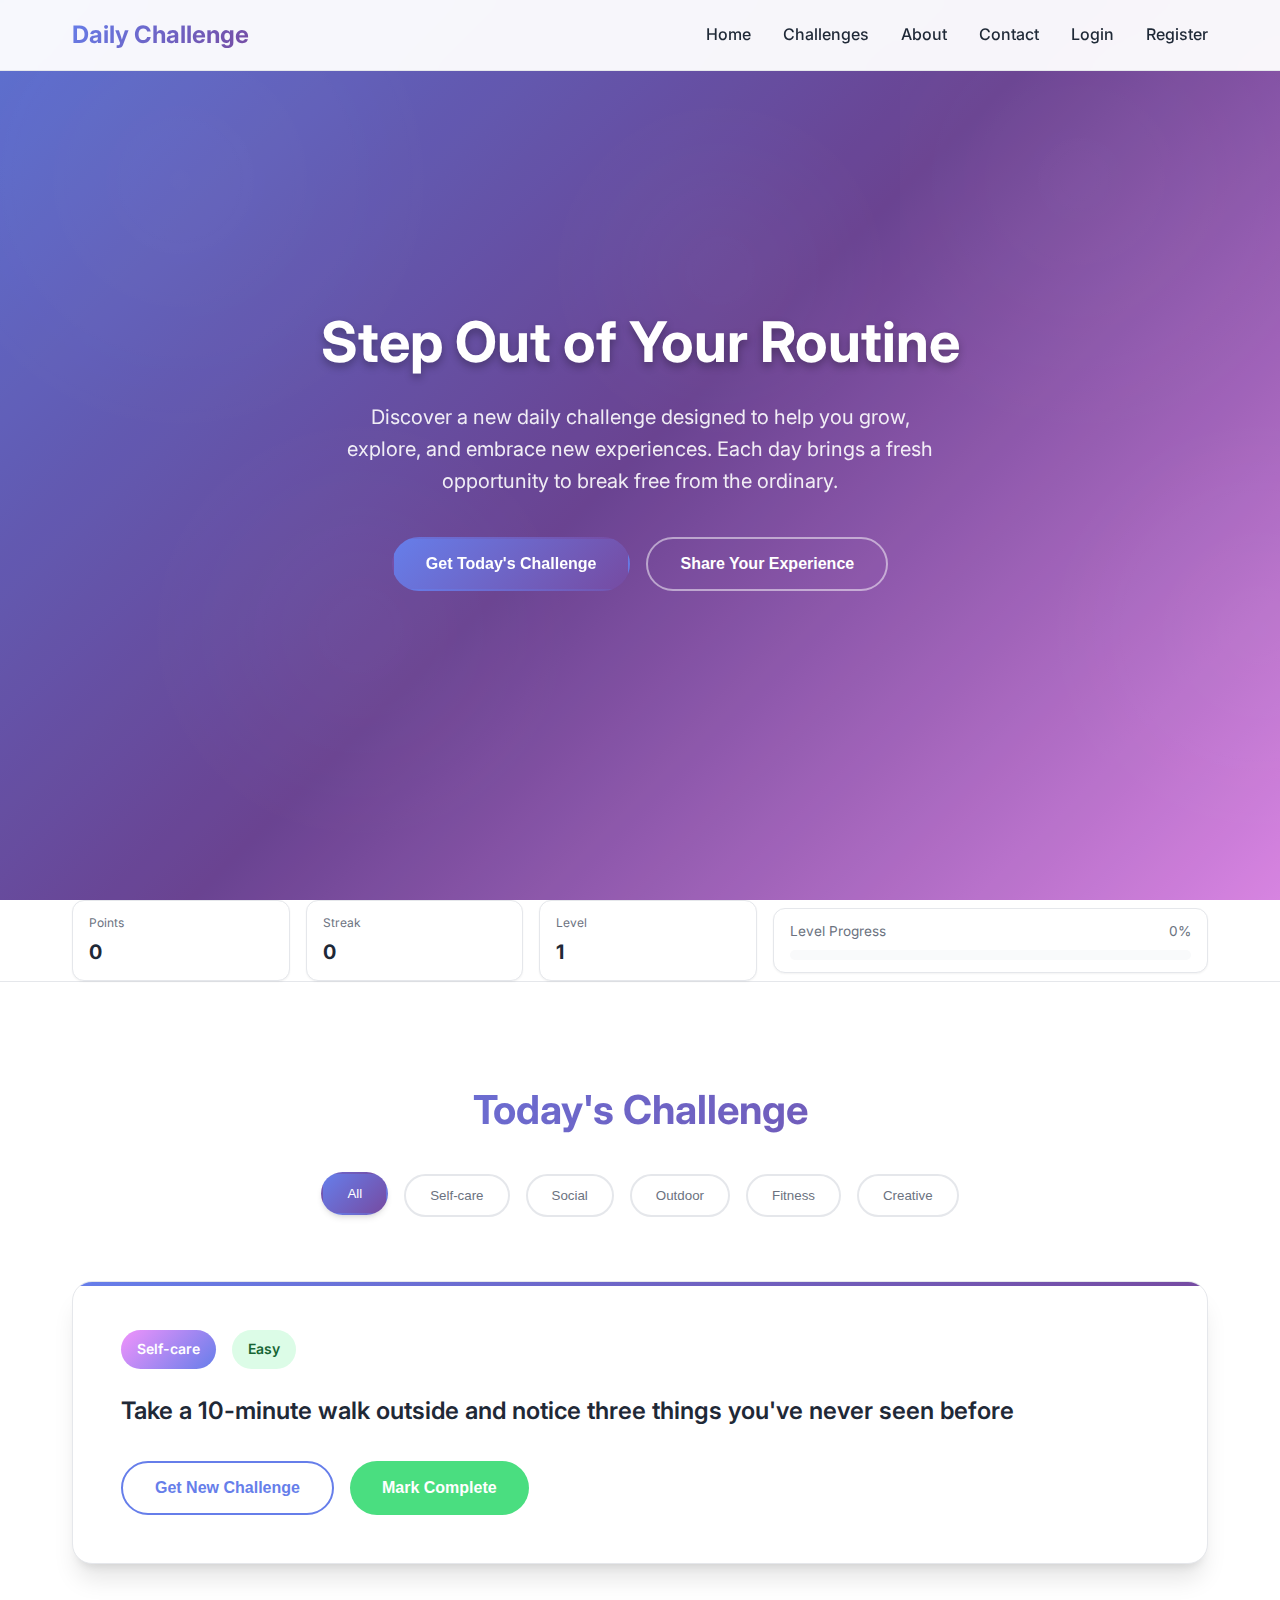
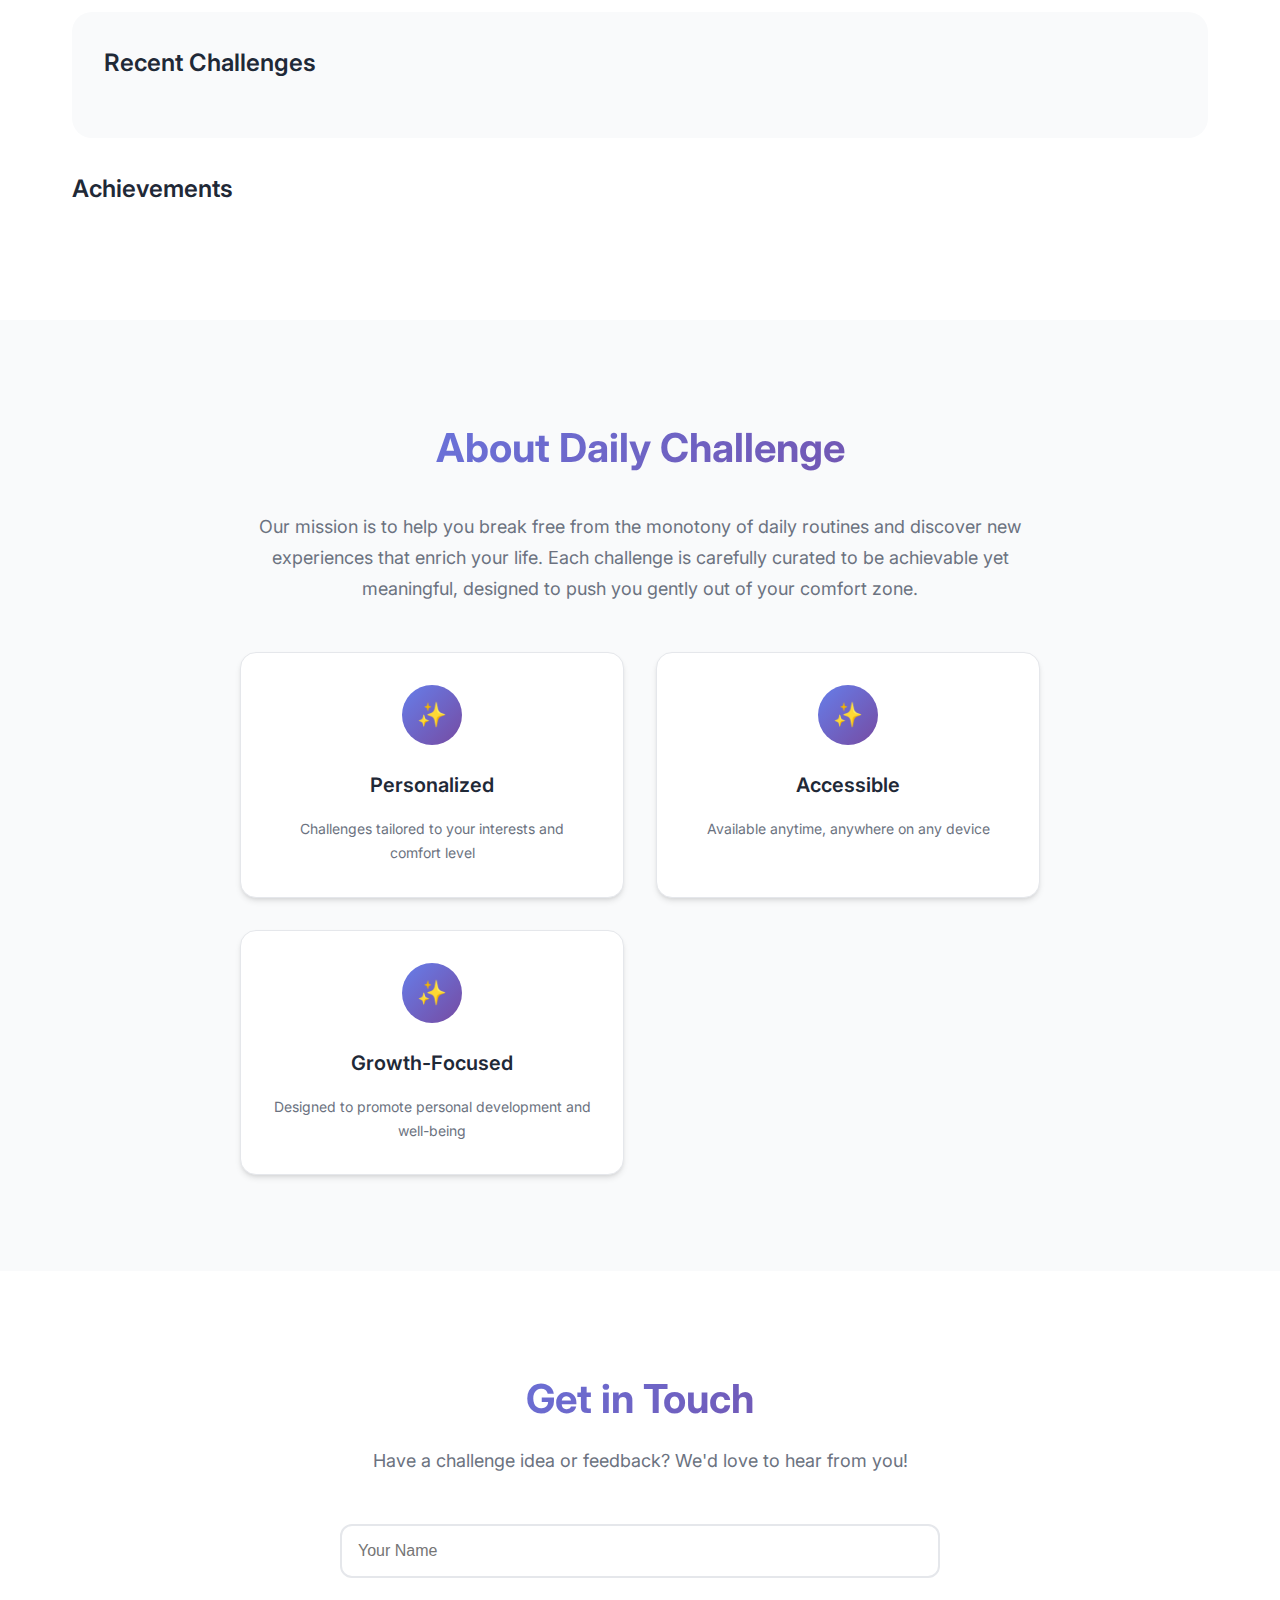
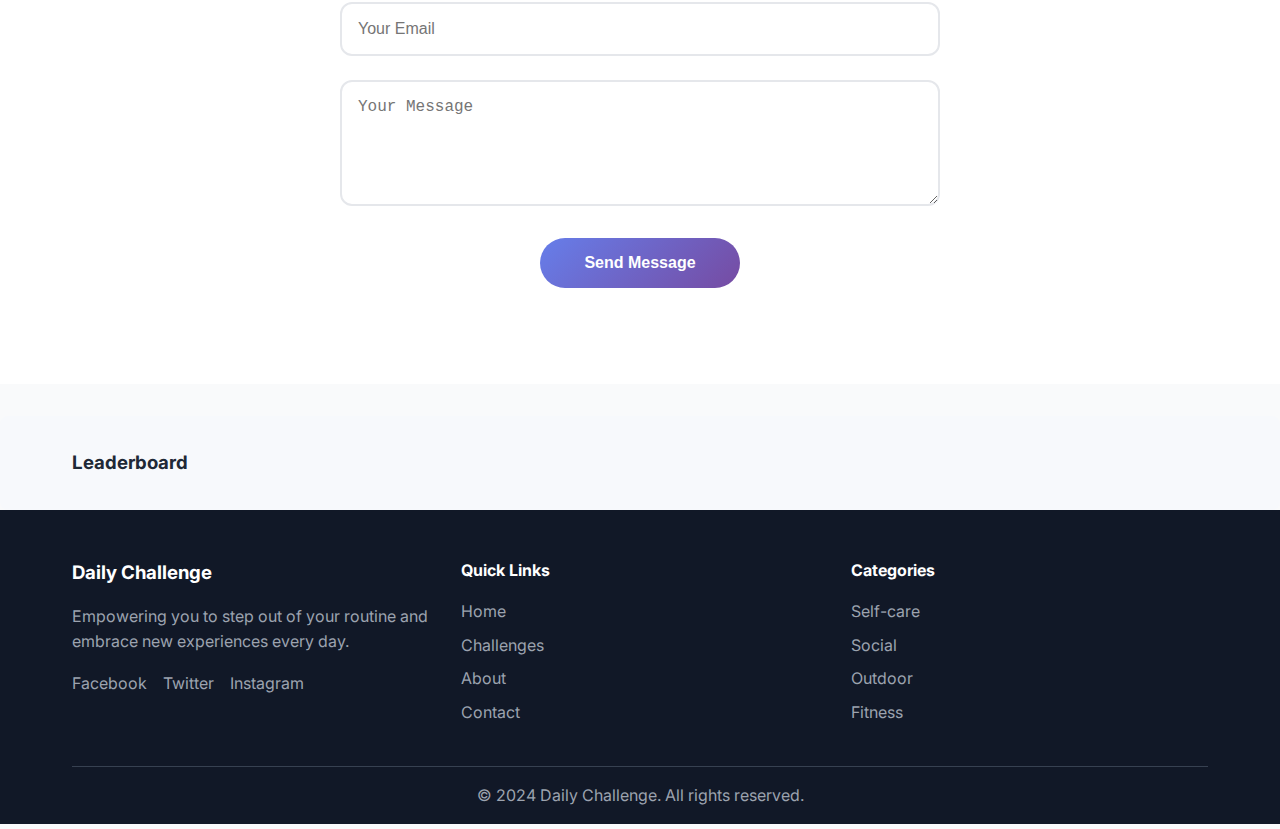
<file: index.html>
﻿<!DOCTYPE html>
<html lang="en">
<head>
    <meta charset="UTF-8">
    <meta name="viewport" content="width=device-width, initial-scale=1.0">
    <title>Daily Challenge - Step Out of Your Routine</title>
    <meta name="description" content="Discover a new daily challenge to help you step out of your routine and grow personally. Get motivated with our curated challenges across different categories.">
    <link rel="stylesheet" href="styles.css">
    <link rel="preconnect" href="https://fonts.googleapis.com">
    <link rel="preconnect" href="https://fonts.gstatic.com" crossorigin>
    <link href="https://fonts.googleapis.com/css2?family=Inter:wght@300;400;500;600;700&display=swap" rel="stylesheet">
</head>
<body>
    <!-- Navigation -->
    <nav class="navbar">
        <div class="nav-container">
            <div class="nav-logo">
                <h2>Daily Challenge</h2>
            </div>
            <div class="nav-menu">
                <a href="#home" class="nav-link">Home</a>
                <a href="#challenges" class="nav-link">Challenges</a>
                <a href="#about" class="nav-link">About</a>
                <a href="#contact" class="nav-link">Contact</a>
            </div>
            <div class="hamburger">
                <span class="bar"></span>
                <span class="bar"></span>
                <span class="bar"></span>
            </div>
        </div>
    </nav>

    <!-- Hero Section -->
    <section id="home" class="hero">
        <div class="hero-background">
            <div class="hero-overlay"></div>
        </div>
        <div class="hero-content">
            <div class="hero-text">
                <h1>Step Out of Your Routine</h1>
                <p>Discover a new daily challenge designed to help you grow, explore, and embrace new experiences. Each day brings a fresh opportunity to break free from the ordinary.</p>
                <div class="hero-buttons">
                    <button id="getChallengeBtn" class="btn-primary" onclick="scrollToChallengeSection(); loadRandomChallenge();">Get Today's Challenge</button>
                    <button id="shareBtn" class="btn-secondary" onclick="scrollToContactSection();">Share Your Experience</button>
                </div>
            </div>
        </div>
    </section>

    <!-- Stats Bar -->
    <section class="stats-section" aria-label="Your progress">
        <div class="container stats-container">
            <div class="stat-card">
                <div class="stat-label">Points</div>
                <div id="statPoints" class="stat-value">0</div>
            </div>
            <div class="stat-card">
                <div class="stat-label">Streak</div>
                <div id="statStreak" class="stat-value">0</div>
            </div>
            <div class="stat-card">
                <div class="stat-label">Level</div>
                <div id="statLevel" class="stat-value">1</div>
            </div>
            <div class="level-progress">
                <div class="level-progress-label">
                    <span>Level Progress</span>
                    <span id="levelProgressText">0%</span>
                </div>
                <div class="level-progress-bar">
                    <div id="levelProgressFill" class="level-progress-fill" style="width:0%"></div>
                </div>
            </div>
        </div>
    </section>

    <!-- Challenge Display Section -->
    <section id="challenges" class="challenge-section">
        <div class="container">
            <div class="challenge-header">
                <h2>Today's Challenge</h2>
                <div class="challenge-categories">
                    <button class="category-btn active" data-category="all" onclick="console.log('All clicked inline'); setActiveCategory('all'); loadRandomChallenge();">All</button>
                    <button class="category-btn" data-category="self-care" onclick="console.log('Self-care clicked inline'); setActiveCategory('self-care'); loadRandomChallenge();">Self-care</button>
                    <button class="category-btn" data-category="social" onclick="console.log('Social clicked inline'); setActiveCategory('social'); loadRandomChallenge();">Social</button>
                    <button class="category-btn" data-category="outdoor" onclick="console.log('Outdoor clicked inline'); setActiveCategory('outdoor'); loadRandomChallenge();">Outdoor</button>
                    <button class="category-btn" data-category="fitness" onclick="console.log('Fitness clicked inline'); setActiveCategory('fitness'); loadRandomChallenge();">Fitness</button>
                    <button class="category-btn" data-category="creative" onclick="console.log('Creative clicked inline'); setActiveCategory('creative'); loadRandomChallenge();">Creative</button>
                </div>
            </div>
            
            <div class="challenge-card">
                <div class="challenge-content">
                    <div class="challenge-meta">
                        <span id="challengeCategory" class="challenge-category">Self-care</span>
                        <span id="challengeDifficulty" class="challenge-difficulty easy">Easy</span>
                    </div>
                    <h3 id="challengeText">Take a 10-minute walk outside and notice three things you've never seen before</h3>
                    <div class="challenge-actions">
                        <button id="newChallengeBtn" class="btn-outline" onclick="console.log('New Challenge clicked inline'); loadRandomChallenge();">Get New Challenge</button>
                        <button id="markCompleteBtn" class="btn-success" onclick="console.log('Mark Complete clicked inline'); markChallengeComplete();">Mark Complete</button>
                    </div>
                </div>
            </div>

            <!-- Challenge History -->
            <div class="challenge-history">
                <h3>Recent Challenges</h3>
                <div id="challengeHistory" class="history-list">
                    <!-- Dynamic content will be added here -->
                </div>
            </div>

            <!-- Achievements / Badges -->
            <div class="achievements-section">
                <h3>Achievements</h3>
                <div id="badgesGrid" class="badges-grid">
                    <!-- Badges will render here -->
                </div>
            </div>
        </div>
    </section>

    <!-- About Section -->
    <section id="about" class="about-section">
        <div class="container">
            <div class="about-content">
                <h2>About Daily Challenge</h2>
                <p>Our mission is to help you break free from the monotony of daily routines and discover new experiences that enrich your life. Each challenge is carefully curated to be achievable yet meaningful, designed to push you gently out of your comfort zone.</p>
                <div class="about-features">
                    <div class="feature">
                        <div class="feature-icon"></div>
                        <h3>Personalized</h3>
                        <p>Challenges tailored to your interests and comfort level</p>
                    </div>
                    <div class="feature">
                        <div class="feature-icon"></div>
                        <h3>Accessible</h3>
                        <p>Available anytime, anywhere on any device</p>
                    </div>
                    <div class="feature">
                        <div class="feature-icon"></div>
                        <h3>Growth-Focused</h3>
                        <p>Designed to promote personal development and well-being</p>
                    </div>
                </div>
            </div>
        </div>
    </section>

    <!-- Contact Section -->
    <section id="contact" class="contact-section">
        <div class="container">
            <div class="contact-content">
                <h2>Get in Touch</h2>
                <p>Have a challenge idea or feedback? We'd love to hear from you!</p>
                <form class="contact-form">
                    <div class="form-group">
                        <input type="text" id="name" name="name" placeholder="Your Name" required>
                    </div>
                    <div class="form-group">
                        <input type="email" id="email" name="email" placeholder="Your Email" required>
                    </div>
                    <div class="form-group">
                        <textarea id="message" name="message" placeholder="Your Message" rows="5" required></textarea>
                    </div>
                    <button type="submit" class="btn-primary" onclick="console.log('Send Message clicked'); handleContactFormInline(event);">Send Message</button>
                </form>
            </div>
        </div>
    </section>

    <!-- Registration Modal -->
    <div id="registerModal" class="modal">
      <div class="modal-content">
        <span class="close" onclick="closeModal('registerModal')">&times;</span>
        <h2>Register</h2>
        <input type="text" id="regUsername" placeholder="Username" required>
        <input type="email" id="regEmail" placeholder="Email" required>
        <input type="password" id="regPassword" placeholder="Password" required>
        <button onclick="registerUser()">Register</button>
        <div style="margin-top:16px;">
          <button class="btn-link" onclick="switchToLogin()">Already have an account? Login</button>
        </div>
      </div>
    </div>

    <!-- Login Modal -->
    <div id="loginModal" class="modal">
      <div class="modal-content">
        <span class="close" onclick="closeModal('loginModal')">&times;</span>
        <h2>Login</h2>
        <input type="text" id="loginUsername" placeholder="Username or Email" required>
        <input type="password" id="loginPassword" placeholder="Password" required>
        <button onclick="loginUser()">Login</button>
        <div style="margin-top:16px;">
          <button class="btn-link" onclick="switchToRegister()">New to the site? Register first.</button>
        </div>
      </div>
    </div>

    <!-- Leaderboard Section -->
    <section class="leaderboard-section">
      <div class="container">
        <h3>Leaderboard</h3>
        <div id="leaderboardList" class="leaderboard-list">
          <!-- Top 10 users will be shown here -->
        </div>
      </div>
    </section>

    <!-- Footer -->
    <footer class="footer">
        <div class="container">
            <div class="footer-content">
                <div class="footer-section">
                    <h3>Daily Challenge</h3>
                    <p>Empowering you to step out of your routine and embrace new experiences every day.</p>
                    <div class="social-links">
                        <a href="#" class="social-link">Facebook</a>
                        <a href="#" class="social-link">Twitter</a>
                        <a href="#" class="social-link">Instagram</a>
                    </div>
                </div>
                <div class="footer-section">
                    <h4>Quick Links</h4>
                    <ul>
                        <li><a href="#home">Home</a></li>
                        <li><a href="#challenges">Challenges</a></li>
                        <li><a href="#about">About</a></li>
                        <li><a href="#contact">Contact</a></li>
                    </ul>
                </div>
                <div class="footer-section">
                    <h4>Categories</h4>
                    <ul>
                        <li><a href="#" data-category="self-care">Self-care</a></li>
                        <li><a href="#" data-category="social">Social</a></li>
                        <li><a href="#" data-category="outdoor">Outdoor</a></li>
                        <li><a href="#" data-category="fitness">Fitness</a></li>
                    </ul>
                </div>
            </div>
            <div class="footer-bottom">
                <p>&copy; 2024 Daily Challenge. All rights reserved.</p>
            </div>
        </div>
    </footer>

    <script src="script.js"></script>
</body>
</html>
</file>
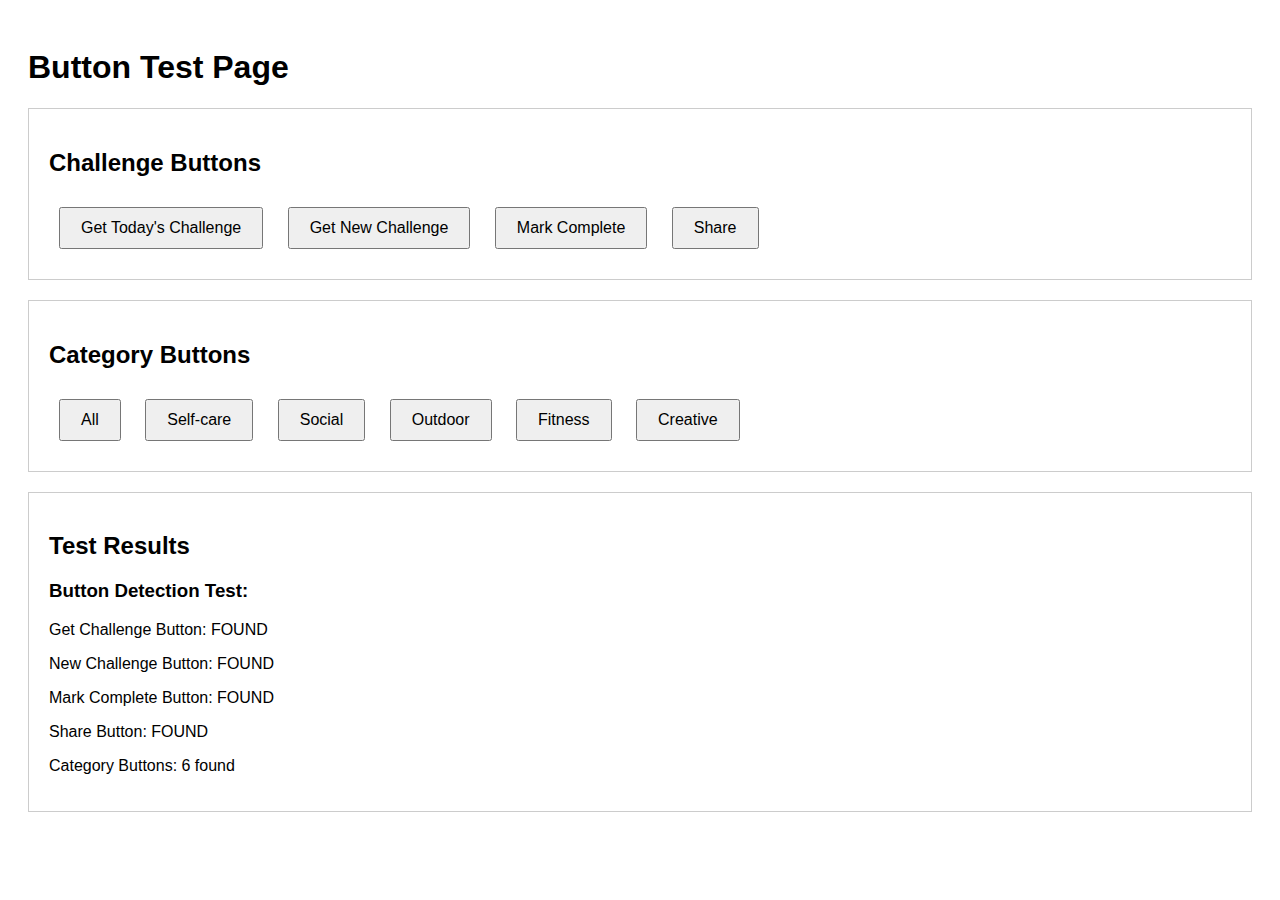
<file: test.html>
<!DOCTYPE html>
<html lang="en">
<head>
    <meta charset="UTF-8">
    <meta name="viewport" content="width=device-width, initial-scale=1.0">
    <title>Button Test</title>
    <style>
        body { font-family: Arial, sans-serif; padding: 20px; }
        button { padding: 10px 20px; margin: 10px; font-size: 16px; }
        .test-section { border: 1px solid #ccc; padding: 20px; margin: 20px 0; }
    </style>
</head>
<body>
    <h1>Button Test Page</h1>
    
    <div class="test-section">
        <h2>Challenge Buttons</h2>
        <button id="getChallengeBtn">Get Today's Challenge</button>
        <button id="newChallengeBtn">Get New Challenge</button>
        <button id="markCompleteBtn">Mark Complete</button>
        <button id="shareBtn">Share</button>
    </div>
    
    <div class="test-section">
        <h2>Category Buttons</h2>
        <button class="category-btn" data-category="all">All</button>
        <button class="category-btn" data-category="self-care">Self-care</button>
        <button class="category-btn" data-category="social">Social</button>
        <button class="category-btn" data-category="outdoor">Outdoor</button>
        <button class="category-btn" data-category="fitness">Fitness</button>
        <button class="category-btn" data-category="creative">Creative</button>
    </div>
    
    <div class="test-section">
        <h2>Test Results</h2>
        <div id="testResults"></div>
    </div>

    <script>
        console.log('Test page loaded');
        
        // Test button detection
        function testButtons() {
            const results = document.getElementById('testResults');
            let html = '<h3>Button Detection Test:</h3>';
            
            // Test challenge buttons
            const getChallengeBtn = document.getElementById('getChallengeBtn');
            const newChallengeBtn = document.getElementById('newChallengeBtn');
            const markCompleteBtn = document.getElementById('markCompleteBtn');
            const shareBtn = document.getElementById('shareBtn');
            
            html += `<p>Get Challenge Button: ${getChallengeBtn ? 'FOUND' : 'NOT FOUND'}</p>`;
            html += `<p>New Challenge Button: ${newChallengeBtn ? 'FOUND' : 'NOT FOUND'}</p>`;
            html += `<p>Mark Complete Button: ${markCompleteBtn ? 'FOUND' : 'NOT FOUND'}</p>`;
            html += `<p>Share Button: ${shareBtn ? 'FOUND' : 'NOT FOUND'}</p>`;
            
            // Test category buttons
            const categoryBtns = document.querySelectorAll('.category-btn');
            html += `<p>Category Buttons: ${categoryBtns.length} found</p>`;
            
            results.innerHTML = html;
        }
        
        // Test event listeners
        function testEventListeners() {
            console.log('Setting up test event listeners...');
            
            // Get Today's Challenge button
            const getChallengeBtn = document.getElementById('getChallengeBtn');
            if (getChallengeBtn) {
                getChallengeBtn.addEventListener('click', function(e) {
                    e.preventDefault();
                    console.log('Get Today\'s Challenge clicked!');
                    alert('Get Today\'s Challenge clicked!');
                });
            }
            
            // Get New Challenge button
            const newChallengeBtn = document.getElementById('newChallengeBtn');
            if (newChallengeBtn) {
                newChallengeBtn.addEventListener('click', function(e) {
                    e.preventDefault();
                    console.log('Get New Challenge clicked!');
                    alert('Get New Challenge clicked!');
                });
            }
            
            // Mark Complete button
            const markCompleteBtn = document.getElementById('markCompleteBtn');
            if (markCompleteBtn) {
                markCompleteBtn.addEventListener('click', function(e) {
                    e.preventDefault();
                    console.log('Mark Complete clicked!');
                    alert('Mark Complete clicked!');
                });
            }
            
            // Share button
            const shareBtn = document.getElementById('shareBtn');
            if (shareBtn) {
                shareBtn.addEventListener('click', function(e) {
                    e.preventDefault();
                    console.log('Share clicked!');
                    alert('Share clicked!');
                });
            }
            
            // Category buttons
            const categoryBtns = document.querySelectorAll('.category-btn');
            categoryBtns.forEach((btn, index) => {
                btn.addEventListener('click', function(e) {
                    e.preventDefault();
                    const category = this.getAttribute('data-category');
                    console.log('Category clicked:', category);
                    alert(`Category clicked: ${category}`);
                });
            });
        }
        
        // Run tests when page loads
        document.addEventListener('DOMContentLoaded', function() {
            console.log('DOM loaded, running tests...');
            testButtons();
            testEventListeners();
        });
    </script>
</body>
</html>
</file>
<file: styles.css>
/* Reset and Base Styles */
* {
    margin: 0;
    padding: 0;
    box-sizing: border-box;
}

:root {
    --primary-color: #667eea;
    --secondary-color: #764ba2;
    --accent-color: #f093fb;
    --success-color: #4ade80;
    --warning-color: #fbbf24;
    --error-color: #f87171;
    --text-primary: #1f2937;
    --text-secondary: #6b7280;
    --text-light: #9ca3af;
    --bg-primary: #ffffff;
    --bg-secondary: #f9fafb;
    --bg-dark: #111827;
    --border-color: #e5e7eb;
    --shadow-sm: 0 1px 2px 0 rgb(0 0 0 / 0.05);
    --shadow-md: 0 4px 6px -1px rgb(0 0 0 / 0.1), 0 2px 4px -2px rgb(0 0 0 / 0.1);
    --shadow-lg: 0 10px 15px -3px rgb(0 0 0 / 0.1), 0 4px 6px -4px rgb(0 0 0 / 0.1);
    --shadow-xl: 0 20px 25px -5px rgb(0 0 0 / 0.1), 0 8px 10px -6px rgb(0 0 0 / 0.1);
    --gradient-primary: linear-gradient(135deg, var(--primary-color) 0%, var(--secondary-color) 100%);
    --gradient-accent: linear-gradient(135deg, var(--accent-color) 0%, var(--primary-color) 100%);
    --gradient-hero: linear-gradient(135deg, #667eea 0%, #764ba2 50%, #f093fb 100%);
}

body {
    font-family: 'Inter', -apple-system, BlinkMacSystemFont, 'Segoe UI', Roboto, sans-serif;
    line-height: 1.6;
    color: var(--text-primary);
    background: var(--bg-secondary);
    overflow-x: hidden;
}

/* Stats / Gamification */
.stats-section {
    background: var(--bg-primary);
    position: sticky;
    top: 70px;
    z-index: 900;
    border-bottom: 1px solid var(--border-color);
}

.stats-container {
    display: grid;
    grid-template-columns: repeat(3, minmax(120px, 1fr)) minmax(240px, 2fr);
    align-items: center;
    gap: 1rem;
    padding: 1rem 2rem;
}

.stat-card {
    background: white;
    border: 1px solid var(--border-color);
    border-radius: 12px;
    padding: 0.75rem 1rem;
    box-shadow: var(--shadow-sm);
}

.stat-label {
    font-size: 0.75rem;
    color: var(--text-secondary);
    margin-bottom: 0.25rem;
}

.stat-value {
    font-weight: 700;
    font-size: 1.25rem;
}

.level-progress {
    background: white;
    border: 1px solid var(--border-color);
    border-radius: 12px;
    padding: 0.75rem 1rem;
    box-shadow: var(--shadow-sm);
}

.level-progress-label {
    display: flex;
    justify-content: space-between;
    align-items: center;
    font-size: 0.85rem;
    color: var(--text-secondary);
    margin-bottom: 0.5rem;
}

.level-progress-bar {
    width: 100%;
    height: 10px;
    background: var(--bg-secondary);
    border-radius: 9999px;
    overflow: hidden;
}

.level-progress-fill {
    height: 100%;
    background: var(--gradient-primary);
    width: 0%;
    transition: width 0.6s ease;
}

.achievements-section {
    margin-top: 2rem;
}

.achievements-section h3 {
    font-size: 1.5rem;
    font-weight: 600;
    margin-bottom: 1rem;
}

.badges-grid {
    display: grid;
    grid-template-columns: repeat(auto-fit, minmax(140px, 1fr));
    gap: 1rem;
}

.badge-card {
    background: white;
    border: 1px solid var(--border-color);
    border-radius: 14px;
    padding: 1rem;
    text-align: center;
    box-shadow: var(--shadow-sm);
    transition: transform 0.2s ease, box-shadow 0.2s ease;
}

.badge-card.locked {
    opacity: 0.6;
    filter: grayscale(1);
}

.badge-card:hover {
    transform: translateY(-3px);
    box-shadow: var(--shadow-md);
}

.badge-icon {
    width: 48px;
    height: 48px;
    border-radius: 50%;
    background: var(--gradient-accent);
    display: inline-flex;
    align-items: center;
    justify-content: center;
    margin-bottom: 0.5rem;
    color: white;
    font-weight: 700;
}

.badge-title {
    font-weight: 600;
    margin-bottom: 0.25rem;
}

.badge-desc {
    font-size: 0.85rem;
    color: var(--text-secondary);
}

@media (max-width: 768px) {
    .stats-container {
        grid-template-columns: repeat(2, 1fr);
    }
}

/* Navigation */
.navbar {
    position: fixed;
    top: 0;
    width: 100%;
    background: rgba(255, 255, 255, 0.95);
    backdrop-filter: blur(10px);
    border-bottom: 1px solid var(--border-color);
    z-index: 1000;
    transition: all 0.3s ease;
}

.nav-container {
    max-width: 1200px;
    margin: 0 auto;
    padding: 0 2rem;
    display: flex;
    justify-content: space-between;
    align-items: center;
    height: 70px;
}

.nav-logo h2 {
    background: var(--gradient-primary);
    -webkit-background-clip: text;
    -webkit-text-fill-color: transparent;
    background-clip: text;
    font-weight: 700;
    font-size: 1.5rem;
}

.nav-menu {
    display: flex;
    gap: 2rem;
}

.nav-link {
    text-decoration: none;
    color: var(--text-primary);
    font-weight: 500;
    transition: all 0.3s ease;
    position: relative;
}

.nav-link:hover {
    color: var(--primary-color);
}

.nav-link::after {
    content: '';
    position: absolute;
    bottom: -5px;
    left: 0;
    width: 0;
    height: 2px;
    background: var(--gradient-primary);
    transition: width 0.3s ease;
}

.nav-link:hover::after {
    width: 100%;
}

.hamburger {
    display: none;
    flex-direction: column;
    cursor: pointer;
}

.bar {
    width: 25px;
    height: 3px;
    background: var(--text-primary);
    margin: 3px 0;
    transition: 0.3s;
    border-radius: 2px;
}

/* Hero Section */
.hero {
    position: relative;
    min-height: 100vh;
    display: flex;
    align-items: center;
    justify-content: center;
    overflow: hidden;
}

.hero-background {
    position: absolute;
    top: 0;
    left: 0;
    width: 100%;
    height: 100%;
    background: var(--gradient-hero);
    z-index: -2;
}

.hero-background::before {
    content: '';
    position: absolute;
    top: 0;
    left: 0;
    width: 100%;
    height: 100%;
    background: url('data:image/svg+xml,<svg xmlns="http://www.w3.org/2000/svg" viewBox="0 0 1000 1000"><defs><radialGradient id="a" cx="50%" cy="50%"><stop offset="0%" stop-color="%23ffffff" stop-opacity="0.1"/><stop offset="100%" stop-color="%23ffffff" stop-opacity="0"/></radialGradient></defs><circle cx="200" cy="200" r="300" fill="url(%23a)"/><circle cx="800" cy="300" r="200" fill="url(%23a)"/><circle cx="400" cy="700" r="250" fill="url(%23a)"/></svg>');
    opacity: 0.3;
}

.hero-overlay {
    position: absolute;
    top: 0;
    left: 0;
    width: 100%;
    height: 100%;
    background: rgba(0, 0, 0, 0.1);
    z-index: -1;
}

.hero-content {
    max-width: 1200px;
    margin: 0 auto;
    padding: 0 2rem;
    text-align: center;
    color: white;
    z-index: 1;
}

.hero-text h1 {
    font-size: 3.5rem;
    font-weight: 700;
    margin-bottom: 1.5rem;
    line-height: 1.2;
    text-shadow: 0 4px 8px rgba(0, 0, 0, 0.3);
}

.hero-text p {
    font-size: 1.25rem;
    margin-bottom: 2.5rem;
    opacity: 0.9;
    max-width: 600px;
    margin-left: auto;
    margin-right: auto;
}

.hero-buttons {
    display: flex;
    gap: 1rem;
    justify-content: center;
    flex-wrap: wrap;
}

/* Buttons */
.btn-primary, .btn-secondary, .btn-outline, .btn-success {
    padding: 1rem 2rem;
    border: none;
    border-radius: 50px;
    font-weight: 600;
    font-size: 1rem;
    cursor: pointer;
    transition: all 0.3s ease;
    text-decoration: none;
    display: inline-block;
    position: relative;
    overflow: hidden;
}

.btn-primary {
    background: var(--gradient-primary);
    color: white;
    border: 2px solid transparent;
    backdrop-filter: blur(10px);
}

.btn-primary:hover {
    background: rgba(255, 255, 255, 0.3);
    transform: translateY(-2px);
    box-shadow: 0 10px 25px rgba(0, 0, 0, 0.2);
}

.btn-secondary {
    background: transparent;
    color: white;
    border: 2px solid rgba(255, 255, 255, 0.5);
}

.btn-secondary:hover {
    background: rgba(255, 255, 255, 0.1);
    transform: translateY(-2px);
}

.btn-outline {
    background: transparent;
    color: var(--primary-color);
    border: 2px solid var(--primary-color);
}

.btn-outline:hover {
    background: var(--primary-color);
    color: white;
    transform: translateY(-2px);
}

.btn-success {
    background: var(--success-color);
    color: white;
    border: none;
}

.btn-success:hover {
    background: #22c55e;
    transform: translateY(-2px);
}

/* Container */
.container {
    max-width: 1200px;
    margin: 0 auto;
    padding: 0 2rem;
}

/* Challenge Section */
.challenge-section {
    padding: 6rem 0;
    background: var(--bg-primary);
}

.challenge-header {
    text-align: center;
    margin-bottom: 4rem;
}

.challenge-header h2 {
    font-size: 2.5rem;
    font-weight: 700;
    margin-bottom: 2rem;
    background: var(--gradient-primary);
    -webkit-background-clip: text;
    -webkit-text-fill-color: transparent;
    background-clip: text;
}

.challenge-categories {
    display: flex;
    gap: 1rem;
    justify-content: center;
    flex-wrap: wrap;
}

.category-btn {
    padding: 0.75rem 1.5rem;
    border: 2px solid var(--border-color);
    background: white;
    color: var(--text-secondary);
    border-radius: 50px;
    cursor: pointer;
    transition: all 0.3s ease;
    font-weight: 500;
}

.category-btn:hover,
.category-btn.active {
    background: var(--gradient-primary);
    color: white;
    border-color: transparent;
    transform: translateY(-2px);
    box-shadow: var(--shadow-md);
}

/* Challenge Card */
.challenge-card {
    background: white;
    border-radius: 20px;
    padding: 3rem;
    box-shadow: var(--shadow-xl);
    margin-bottom: 3rem;
    border: 1px solid var(--border-color);
    position: relative;
    overflow: hidden;
}

.challenge-card::before {
    content: '';
    position: absolute;
    top: 0;
    left: 0;
    width: 100%;
    height: 4px;
    background: var(--gradient-primary);
}

.challenge-meta {
    display: flex;
    gap: 1rem;
    margin-bottom: 1.5rem;
    flex-wrap: wrap;
}

.challenge-category {
    background: var(--gradient-accent);
    color: white;
    padding: 0.5rem 1rem;
    border-radius: 50px;
    font-size: 0.875rem;
    font-weight: 600;
}

.challenge-difficulty {
    padding: 0.5rem 1rem;
    border-radius: 50px;
    font-size: 0.875rem;
    font-weight: 600;
}

.challenge-difficulty.easy {
    background: #dcfce7;
    color: #166534;
}

.challenge-difficulty.medium {
    background: #fef3c7;
    color: #92400e;
}

.challenge-difficulty.hard {
    background: #fee2e2;
    color: #991b1b;
}

.challenge-content h3 {
    font-size: 1.5rem;
    font-weight: 600;
    margin-bottom: 2rem;
    line-height: 1.5;
    color: var(--text-primary);
}

.challenge-actions {
    display: flex;
    gap: 1rem;
    flex-wrap: wrap;
}

/* Challenge History */
.challenge-history {
    background: var(--bg-secondary);
    border-radius: 20px;
    padding: 2rem;
    margin-top: 3rem;
}

.challenge-history h3 {
    font-size: 1.5rem;
    font-weight: 600;
    margin-bottom: 1.5rem;
    color: var(--text-primary);
}

.history-list {
    display: grid;
    gap: 1rem;
}

.history-item {
    background: white;
    padding: 1.5rem;
    border-radius: 12px;
    border: 1px solid var(--border-color);
    transition: all 0.3s ease;
}

.history-item:hover {
    transform: translateY(-2px);
    box-shadow: var(--shadow-md);
}

/* About Section */
.about-section {
    padding: 6rem 0;
    background: var(--bg-secondary);
}

.about-content {
    text-align: center;
    max-width: 800px;
    margin: 0 auto;
}

.about-content h2 {
    font-size: 2.5rem;
    font-weight: 700;
    margin-bottom: 2rem;
    background: var(--gradient-primary);
    -webkit-background-clip: text;
    -webkit-text-fill-color: transparent;
    background-clip: text;
}

.about-content p {
    font-size: 1.125rem;
    color: var(--text-secondary);
    margin-bottom: 3rem;
    line-height: 1.7;
}

.about-features {
    display: grid;
    grid-template-columns: repeat(auto-fit, minmax(250px, 1fr));
    gap: 2rem;
    margin-top: 3rem;
}

.feature {
    background: white;
    padding: 2rem;
    border-radius: 16px;
    text-align: center;
    box-shadow: var(--shadow-md);
    transition: all 0.3s ease;
    border: 1px solid var(--border-color);
}

.feature:hover {
    transform: translateY(-5px);
    box-shadow: var(--shadow-xl);
}

.feature-icon {
    width: 60px;
    height: 60px;
    background: var(--gradient-primary);
    border-radius: 50%;
    margin: 0 auto 1.5rem;
    display: flex;
    align-items: center;
    justify-content: center;
    position: relative;
}

.feature-icon::after {
    content: '✨';
    font-size: 1.5rem;
}

.feature h3 {
    font-size: 1.25rem;
    font-weight: 600;
    margin-bottom: 1rem;
    color: var(--text-primary);
}

.feature p {
    color: var(--text-secondary);
    font-size: 0.875rem;
    margin: 0;
}

/* Contact Section */
.contact-section {
    padding: 6rem 0;
    background: var(--bg-primary);
}

.contact-content {
    max-width: 600px;
    margin: 0 auto;
    text-align: center;
}

.contact-content h2 {
    font-size: 2.5rem;
    font-weight: 700;
    margin-bottom: 1rem;
    background: var(--gradient-primary);
    -webkit-background-clip: text;
    -webkit-text-fill-color: transparent;
    background-clip: text;
}

.contact-content p {
    font-size: 1.125rem;
    color: var(--text-secondary);
    margin-bottom: 3rem;
}

.contact-form {
    display: grid;
    gap: 1.5rem;
}

.form-group {
    text-align: left;
}

.form-group input,
.form-group textarea {
    width: 100%;
    padding: 1rem;
    border: 2px solid var(--border-color);
    border-radius: 12px;
    font-size: 1rem;
    transition: all 0.3s ease;
    background: white;
}

.form-group input:focus,
.form-group textarea:focus {
    outline: none;
    border-color: var(--primary-color);
    box-shadow: 0 0 0 3px rgba(102, 126, 234, 0.1);
}

.form-group textarea {
    resize: vertical;
    min-height: 120px;
}

/* Contact form button specific styling */
.contact-form .btn-primary {
    background: var(--gradient-primary);
    color: white;
    border: none;
    padding: 1rem 2rem;
    border-radius: 50px;
    font-weight: 600;
    font-size: 1rem;
    cursor: pointer;
    transition: all 0.3s ease;
    width: 100%;
    max-width: 200px;
    margin: 0 auto;
    display: block;
}

.contact-form .btn-primary:hover {
    background: var(--secondary-color);
    transform: translateY(-2px);
    box-shadow: var(--shadow-lg);
}

/* Footer */
.footer {
    background: var(--bg-dark);
    color: white;
    padding: 3rem 0 1rem;
}

.footer-content {
    display: grid;
    grid-template-columns: repeat(auto-fit, minmax(250px, 1fr));
    gap: 2rem;
    margin-bottom: 2rem;
}

.footer-section h3,
.footer-section h4 {
    margin-bottom: 1rem;
    color: white;
}

.footer-section p {
    color: #9ca3af;
    margin-bottom: 1rem;
}

.footer-section ul {
    list-style: none;
}

.footer-section ul li {
    margin-bottom: 0.5rem;
}

.footer-section ul li a {
    color: #9ca3af;
    text-decoration: none;
    transition: color 0.3s ease;
}

.footer-section ul li a:hover {
    color: white;
}

.social-links {
    display: flex;
    gap: 1rem;
    margin-top: 1rem;
}

.social-link {
    color: #9ca3af;
    text-decoration: none;
    transition: color 0.3s ease;
}

.social-link:hover {
    color: white;
}

.footer-bottom {
    border-top: 1px solid #374151;
    padding-top: 1rem;
    text-align: center;
    color: #9ca3af;
}

/* Animations */
@keyframes fadeInUp {
    from {
        opacity: 0;
        transform: translateY(30px);
    }
    to {
        opacity: 1;
        transform: translateY(0);
    }
}

@keyframes fadeIn {
    from {
        opacity: 0;
    }
    to {
        opacity: 1;
    }
}

.fade-in-up {
    animation: fadeInUp 0.6s ease-out;
}

.fade-in {
    animation: fadeIn 0.6s ease-out;
}

/* Responsive Design */
@media (max-width: 768px) {
    .nav-menu {
        position: fixed;
        left: -100%;
        top: 70px;
        flex-direction: column;
        background-color: white;
        width: 100%;
        text-align: center;
        transition: 0.3s;
        box-shadow: var(--shadow-lg);
        padding: 2rem 0;
    }

    .nav-menu.active {
        left: 0;
    }

    .hamburger {
        display: flex;
    }

    .hamburger.active .bar:nth-child(2) {
        opacity: 0;
    }

    .hamburger.active .bar:nth-child(1) {
        transform: translateY(8px) rotate(45deg);
    }

    .hamburger.active .bar:nth-child(3) {
        transform: translateY(-8px) rotate(-45deg);
    }

    .hero-text h1 {
        font-size: 2.5rem;
    }

    .hero-text p {
        font-size: 1rem;
    }

    .hero-buttons {
        flex-direction: column;
        align-items: center;
    }

    .challenge-categories {
        justify-content: center;
    }

    .challenge-card {
        padding: 2rem;
    }

    .challenge-actions {
        flex-direction: column;
    }

    .about-features {
        grid-template-columns: 1fr;
    }

    .footer-content {
        grid-template-columns: 1fr;
        text-align: center;
    }
}

@media (max-width: 480px) {
    .container {
        padding: 0 1rem;
    }

    .nav-container {
        padding: 0 1rem;
    }

    .hero-content {
        padding: 0 1rem;
    }

    .hero-text h1 {
        font-size: 2rem;
    }

    .challenge-card {
        padding: 1.5rem;
    }

    .challenge-content h3 {
        font-size: 1.25rem;
    }
}

/* Scrollbar Styling */
::-webkit-scrollbar {
    width: 8px;
}

::-webkit-scrollbar-track {
    background: var(--bg-secondary);
}

::-webkit-scrollbar-thumb {
    background: var(--gradient-primary);
    border-radius: 4px;
}

::-webkit-scrollbar-thumb:hover {
    background: var(--secondary-color);
}

/* Loading Animation */
.loading {
    display: inline-block;
    width: 20px;
    height: 20px;
    border: 3px solid rgba(255, 255, 255, 0.3);
    border-radius: 50%;
    border-top-color: white;
    animation: spin 1s ease-in-out infinite;
}

@keyframes spin {
    to {
        transform: rotate(360deg);
    }
}

/* Success Animation */
.success-animation {
    animation: bounce 0.6s ease-in-out;
}

@keyframes bounce {
    0%, 20%, 50%, 80%, 100% {
        transform: translateY(0);
    }
    40% {
        transform: translateY(-10px);
    }
    60% {
        transform: translateY(-5px);
    }
}

.leaderboard-section {
    background: #f7f9fc;
    padding: 32px 0;
    margin-top: 32px;
    border-radius: 8px;
}
.leaderboard-list {
    max-width: 400px;
    margin: 0 auto;
}
.leaderboard-list .leaderboard-item {
    display: flex;
    justify-content: space-between;
    padding: 8px 16px;
    border-bottom: 1px solid #e0e0e0;
    font-weight: 500;
}
.modal {
    display: none; /* Hidden by default */
    position: fixed;
    z-index: 1000;
    left: 0; top: 0;
    width: 100%; height: 100%;
    overflow: auto;
    background: rgba(0,0,0,0.5);
}
.modal-content {
    background: #fff;
    margin: 10% auto;
    padding: 24px;
    border-radius: 8px;
    width: 300px;
    position: relative;
}
.close {
    position: absolute;
    right: 16px;
    top: 8px;
    font-size: 24px;
    cursor: pointer;
}
</file>
